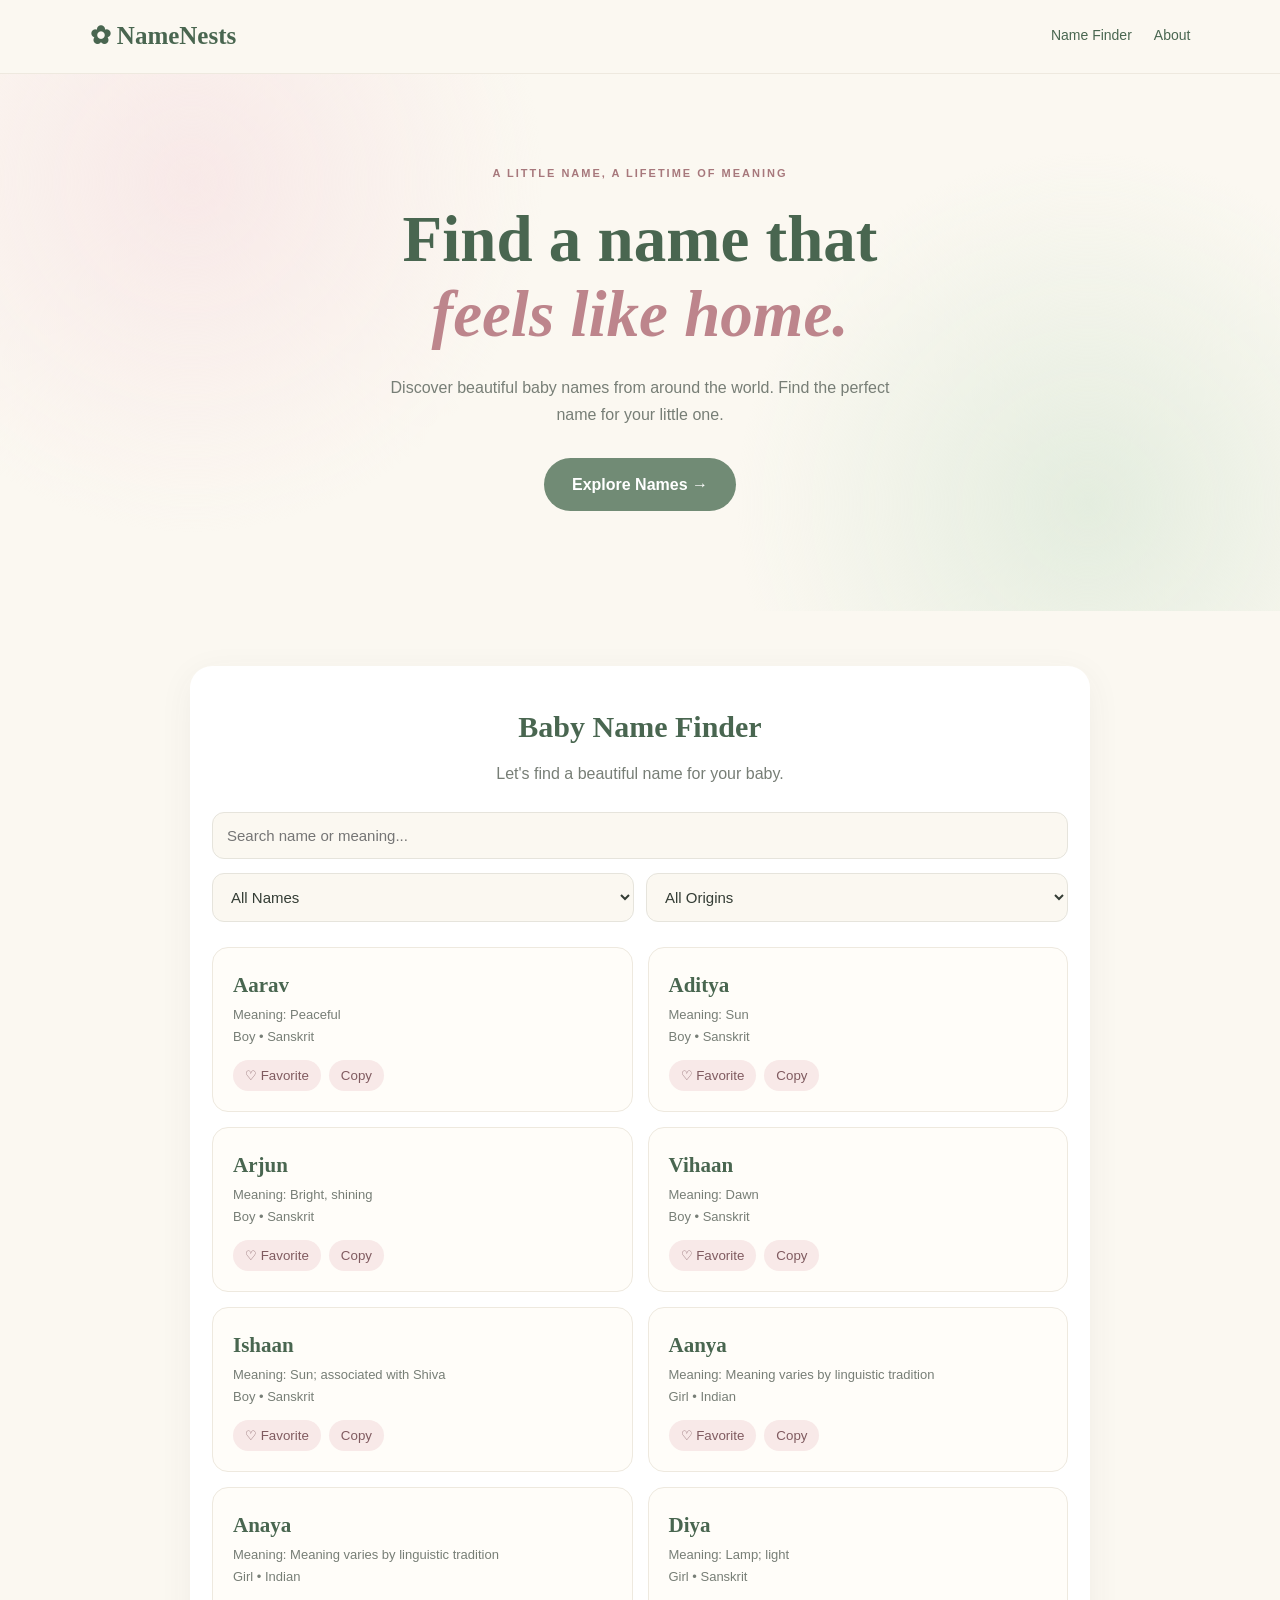
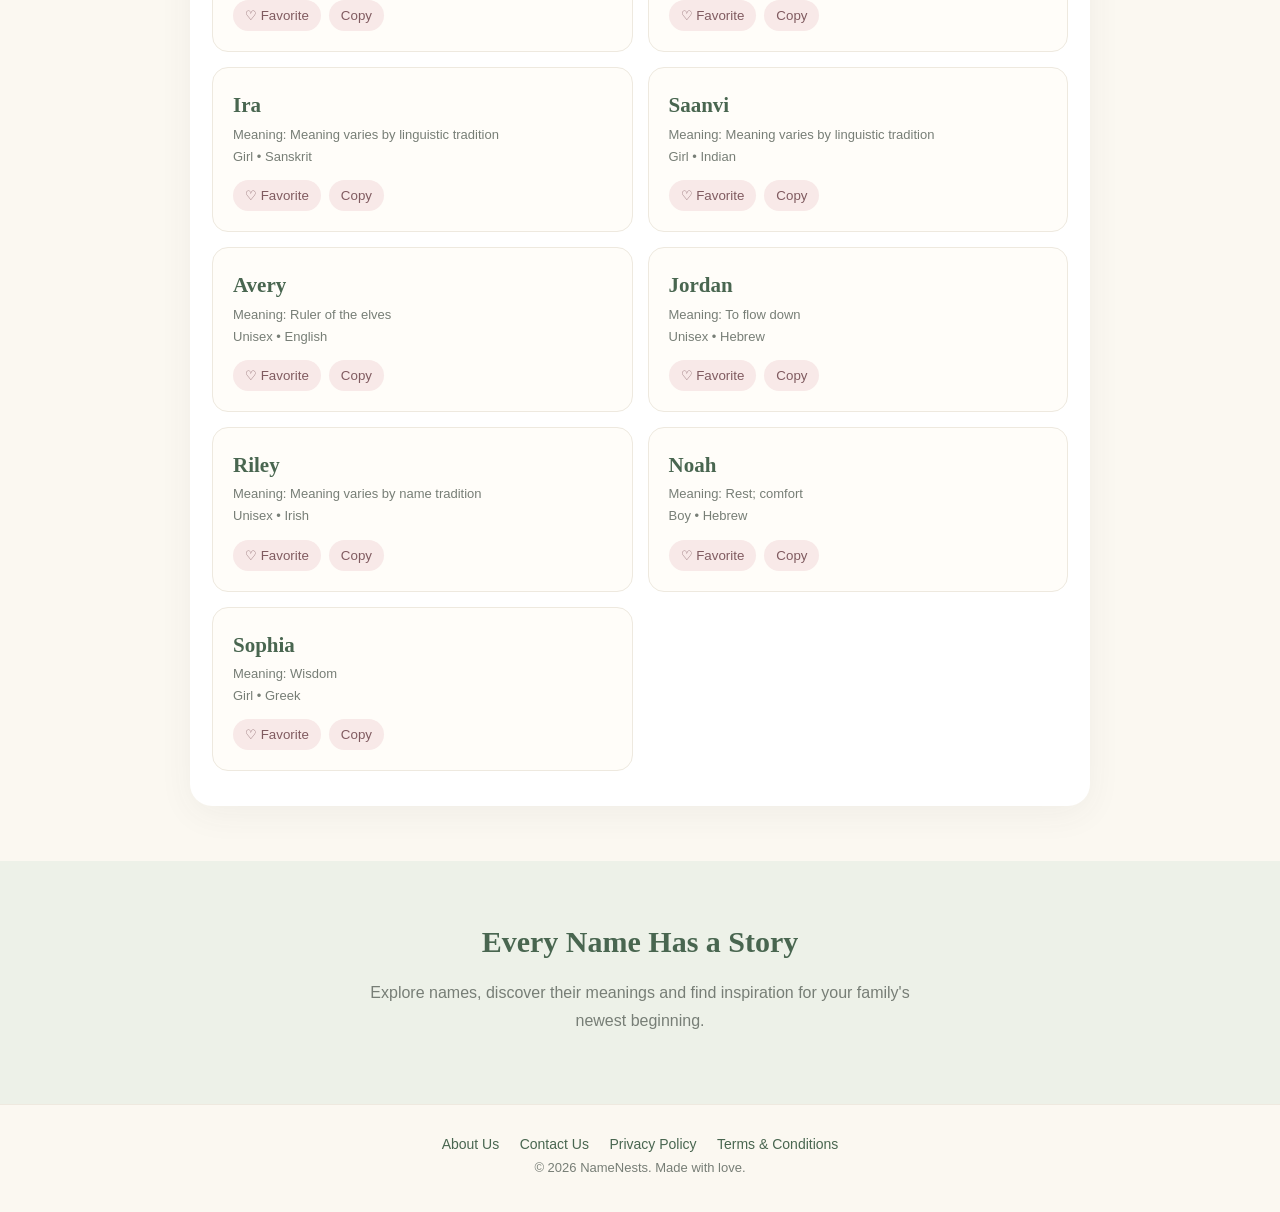
<file: index.html>
<!DOCTYPE html>
<html lang="en">
<head>
  <meta charset="UTF-8">
  <meta name="viewport" content="width=device-width, initial-scale=1.0">
  <meta name="description" content="Discover beautiful baby names, meanings and origins from around the world with NameNests.">
  <title>NameNests – Find a Name That Feels Like Home</title>
  <link rel="stylesheet" href="styles.css">
</head>
<body>
  <header class="header">
    <a href="index.html" class="logo">✿ NameNests</a>
    <nav>
      <a href="#generator">Name Finder</a>
      <a href="about.html">About</a>
    </nav>
  </header>

  <main>
    <section class="hero">
      <p class="eyebrow">A LITTLE NAME, A LIFETIME OF MEANING</p>
      <h1>Find a name that<br><span>feels like home.</span></h1>
      <p class="intro">
        Discover beautiful baby names from around the world.
        Find the perfect name for your little one.
      </p>
      <a class="main-button" href="#generator">Explore Names →</a>
    </section>

    <section id="generator" class="generator">
      <h2>Baby Name Finder</h2>
      <p>Let's find a beautiful name for your baby.</p>

      <input type="search" id="searchInput"
        placeholder="Search name or meaning...">

      <div class="filters">
        <select id="genderFilter">
          <option value="All">All Names</option>
          <option value="Boy">Boy</option>
          <option value="Girl">Girl</option>
          <option value="Unisex">Unisex</option>
        </select>

        <select id="originFilter">
          <option value="All">All Origins</option>
        </select>
      </div>

      <div id="nameGrid" class="name-grid">
        <p>Our baby name collection is coming soon!</p>
      </div>
    </section>

    <section id="about" class="about">
      <h2>Every Name Has a Story</h2>
      <p>
        Explore names, discover their meanings and find
        inspiration for your family's newest beginning.
      </p>
    </section>
  </main>

<footer>
  <div class="footer-links">
    <a href="about.html">About Us</a>
    <a href="contact.html">Contact Us</a>
    <a href="privacy.html">Privacy Policy</a>
    <a href="terms.html">Terms & Conditions</a>
  </div>
  <p>© 2026 NameNests. Made with love.</p>
</footer>

<script src="app.js"></script>
</body>
</html>
</file>
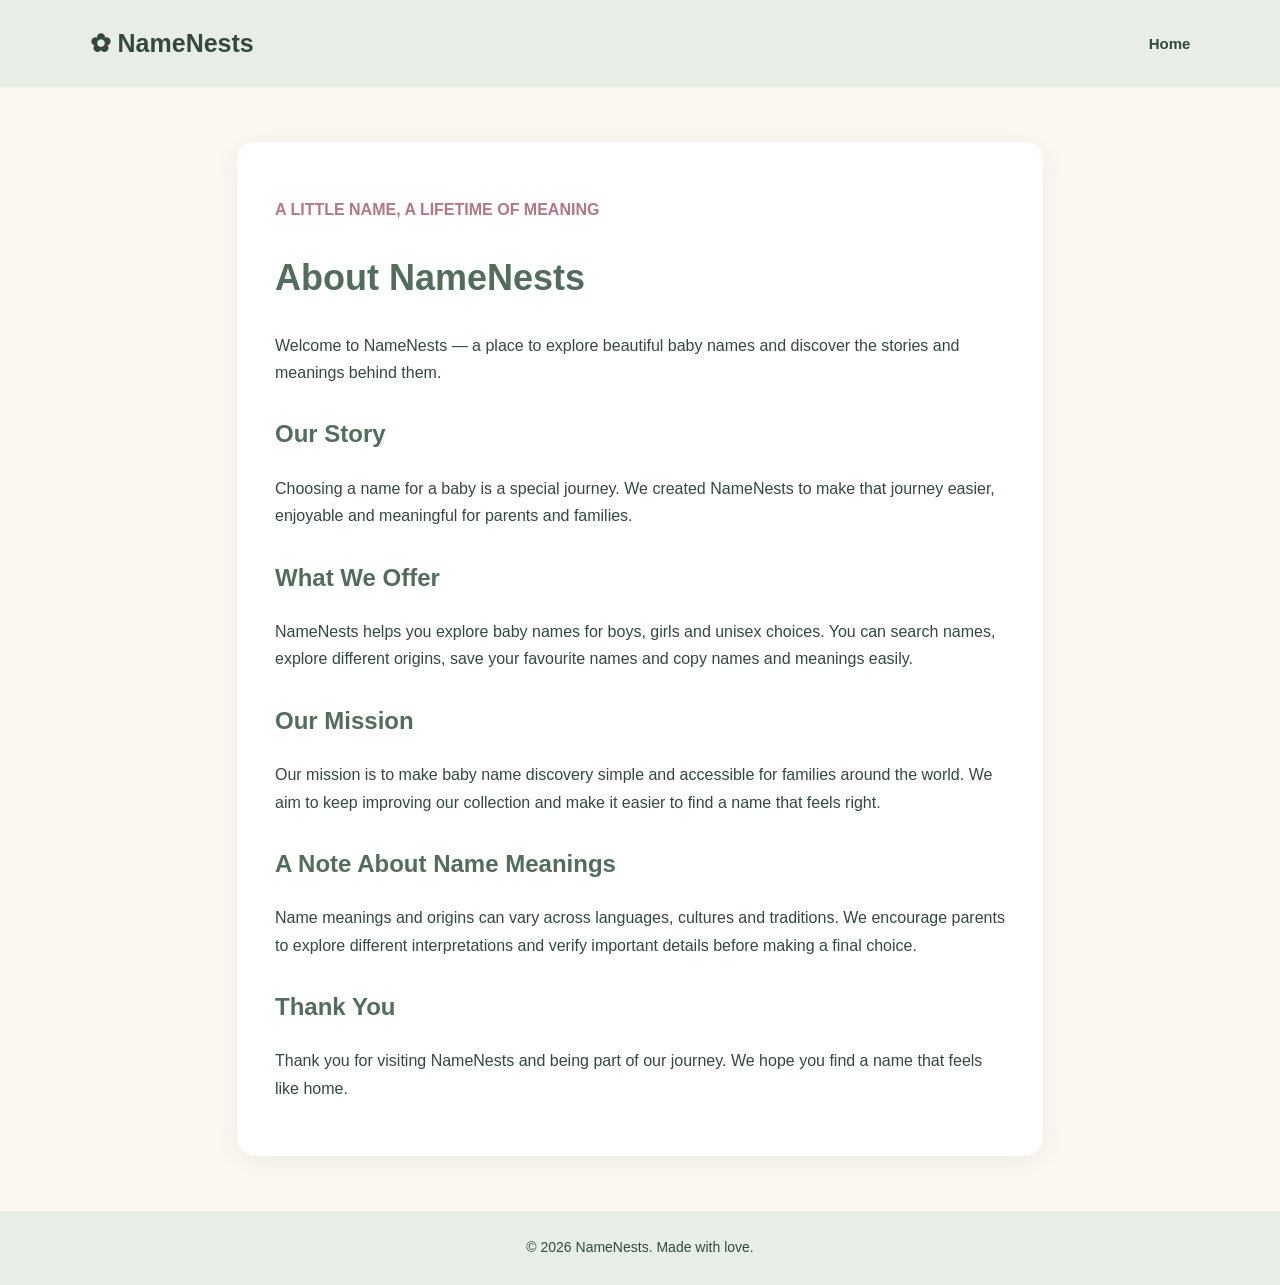
<file: about.html>
<!DOCTYPE html>
<html lang="en">
<head>
  <meta charset="UTF-8">
  <meta name="viewport" content="width=device-width, initial-scale=1.0">
  <meta name="description" content="Learn about NameNests, a simple and thoughtful baby name discovery website for parents around the world.">
  <title>About Us | NameNests</title>
  <style>
    * { box-sizing: border-box; }
    body {
      margin: 0;
      font-family: Arial, sans-serif;
      background: #fbf8f1;
      color: #35483e;
      line-height: 1.7;
    }
    header {
      padding: 22px 7%;
      background: #e8eee5;
      display: flex;
      justify-content: space-between;
      align-items: center;
    }
    header a {
      color: #35483e;
      text-decoration: none;
      font-weight: bold;
    }
    .brand { font-size: 25px; }
    .home { font-size: 15px; }
    main {
      max-width: 850px;
      margin: 55px auto;
      padding: 0 22px;
    }
    .content {
      background: white;
      padding: 38px;
      border-radius: 18px;
      box-shadow: 0 5px 25px #35483e12;
    }
    h1 { color: #526d5b; font-size: 36px; }
    h2 { color: #526d5b; margin-top: 28px; }
    .tagline { color: #b47783; font-weight: bold; }
    footer {
      text-align: center;
      padding: 25px;
      background: #e8eee5;
      font-size: 14px;
    }
    @media(max-width:600px) {
      .content { padding: 24px; }
      h1 { font-size: 29px; }
    }
  </style>
</head>
<body>
  <header>
    <a class="brand" href="index.html">✿ NameNests</a>
    <a class="home" href="index.html">Home</a>
  </header>

  <main>
    <div class="content">
      <p class="tagline">A LITTLE NAME, A LIFETIME OF MEANING</p>
      <h1>About NameNests</h1>

      <p>
        Welcome to NameNests — a place to explore beautiful
        baby names and discover the stories and meanings
        behind them.
      </p>

      <h2>Our Story</h2>
      <p>
        Choosing a name for a baby is a special journey.
        We created NameNests to make that journey easier,
        enjoyable and meaningful for parents and families.
      </p>

      <h2>What We Offer</h2>
      <p>
        NameNests helps you explore baby names for boys,
        girls and unisex choices. You can search names,
        explore different origins, save your favourite names
        and copy names and meanings easily.
      </p>

      <h2>Our Mission</h2>
      <p>
        Our mission is to make baby name discovery simple
        and accessible for families around the world.
        We aim to keep improving our collection and
        make it easier to find a name that feels right.
      </p>

      <h2>A Note About Name Meanings</h2>
      <p>
        Name meanings and origins can vary across languages,
        cultures and traditions. We encourage parents to
        explore different interpretations and verify
        important details before making a final choice.
      </p>

      <h2>Thank You</h2>
      <p>
        Thank you for visiting NameNests and being part
        of our journey. We hope you find a name that
        feels like home.
      </p>
    </div>
  </main>

  <footer>
    © 2026 NameNests. Made with love.
  </footer>
</body>
</html>
</file>
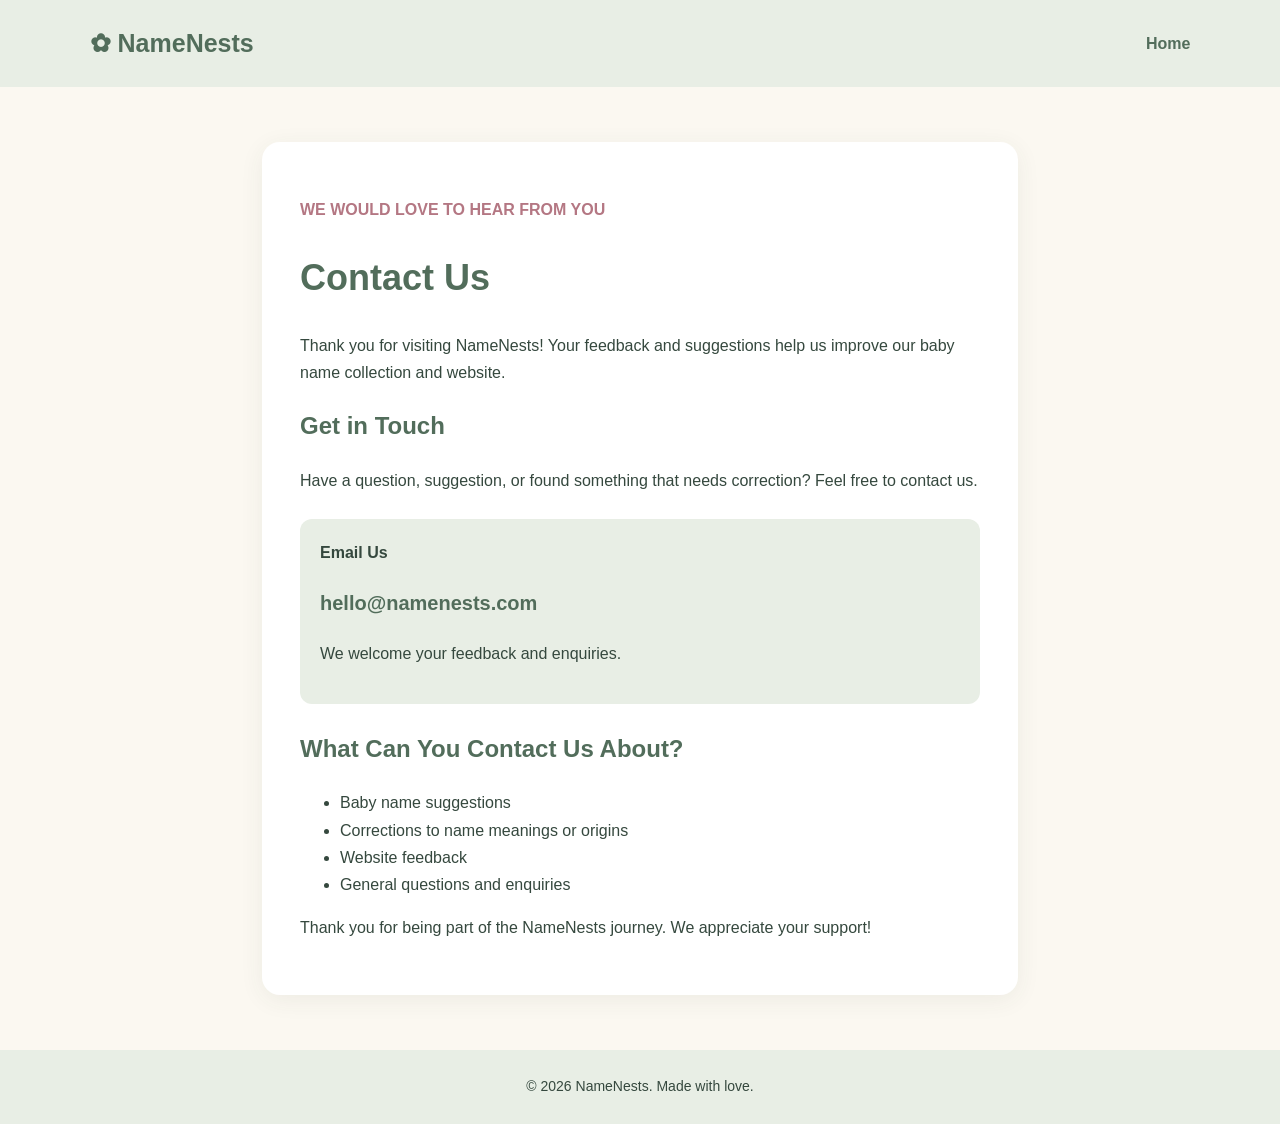
<file: contact.html>
<!DOCTYPE html>
<html lang="en">
<head>
  <meta charset="UTF-8">
  <meta name="viewport" content="width=device-width, initial-scale=1.0">
  <meta name="description" content="Contact NameNests for questions, feedback, suggestions or corrections about baby names.">
  <title>Contact Us | NameNests</title>
  <style>
    * { box-sizing: border-box; }
    body {
      margin: 0;
      font-family: Arial, sans-serif;
      background: #fbf8f1;
      color: #35483e;
      line-height: 1.7;
    }
    header {
      padding: 22px 7%;
      background: #e8eee5;
      display: flex;
      justify-content: space-between;
      align-items: center;
    }
    a { color: #526d5b; }
    .brand {
      font-size: 25px;
      font-weight: bold;
      text-decoration: none;
    }
    .home {
      text-decoration: none;
      font-weight: bold;
    }
    main {
      max-width: 800px;
      margin: 55px auto;
      padding: 0 22px;
    }
    .content {
      background: white;
      padding: 38px;
      border-radius: 18px;
      box-shadow: 0 5px 25px #35483e12;
    }
    h1, h2 { color: #526d5b; }
    h1 { font-size: 36px; }
    .tagline {
      color: #b47783;
      font-weight: bold;
    }
    .email-box {
      background: #e8eee5;
      padding: 20px;
      border-radius: 12px;
      margin: 25px 0;
    }
    .email {
      font-size: 20px;
      font-weight: bold;
      word-break: break-word;
    }
    .email a {
      text-decoration: none;
    }
    footer {
      text-align: center;
      padding: 25px;
      background: #e8eee5;
      font-size: 14px;
    }
    @media(max-width:600px) {
      .content { padding: 24px; }
      h1 { font-size: 29px; }
    }
  </style>
</head>
<body>

  <header>
    <a class="brand" href="index.html">✿ NameNests</a>
    <a class="home" href="index.html">Home</a>
  </header>

  <main>
    <div class="content">
      <p class="tagline">WE WOULD LOVE TO HEAR FROM YOU</p>
      <h1>Contact Us</h1>

      <p>
        Thank you for visiting NameNests!
        Your feedback and suggestions help us improve
        our baby name collection and website.
      </p>

      <h2>Get in Touch</h2>
      <p>
        Have a question, suggestion, or found something
        that needs correction? Feel free to contact us.
      </p>

      <div class="email-box">
        <strong>Email Us</strong>
        <p class="email">
          <a href="mailto:hello@namenests.com">
            hello@namenests.com
          </a>
        </p>
        <p>We welcome your feedback and enquiries.</p>
      </div>

      <h2>What Can You Contact Us About?</h2>
      <ul>
        <li>Baby name suggestions</li>
        <li>Corrections to name meanings or origins</li>
        <li>Website feedback</li>
        <li>General questions and enquiries</li>
      </ul>

      <p>
        Thank you for being part of the NameNests journey.
        We appreciate your support!
      </p>
    </div>
  </main>

  <footer>
    © 2026 NameNests. Made with love.
  </footer>

</body>
</html>
</file>
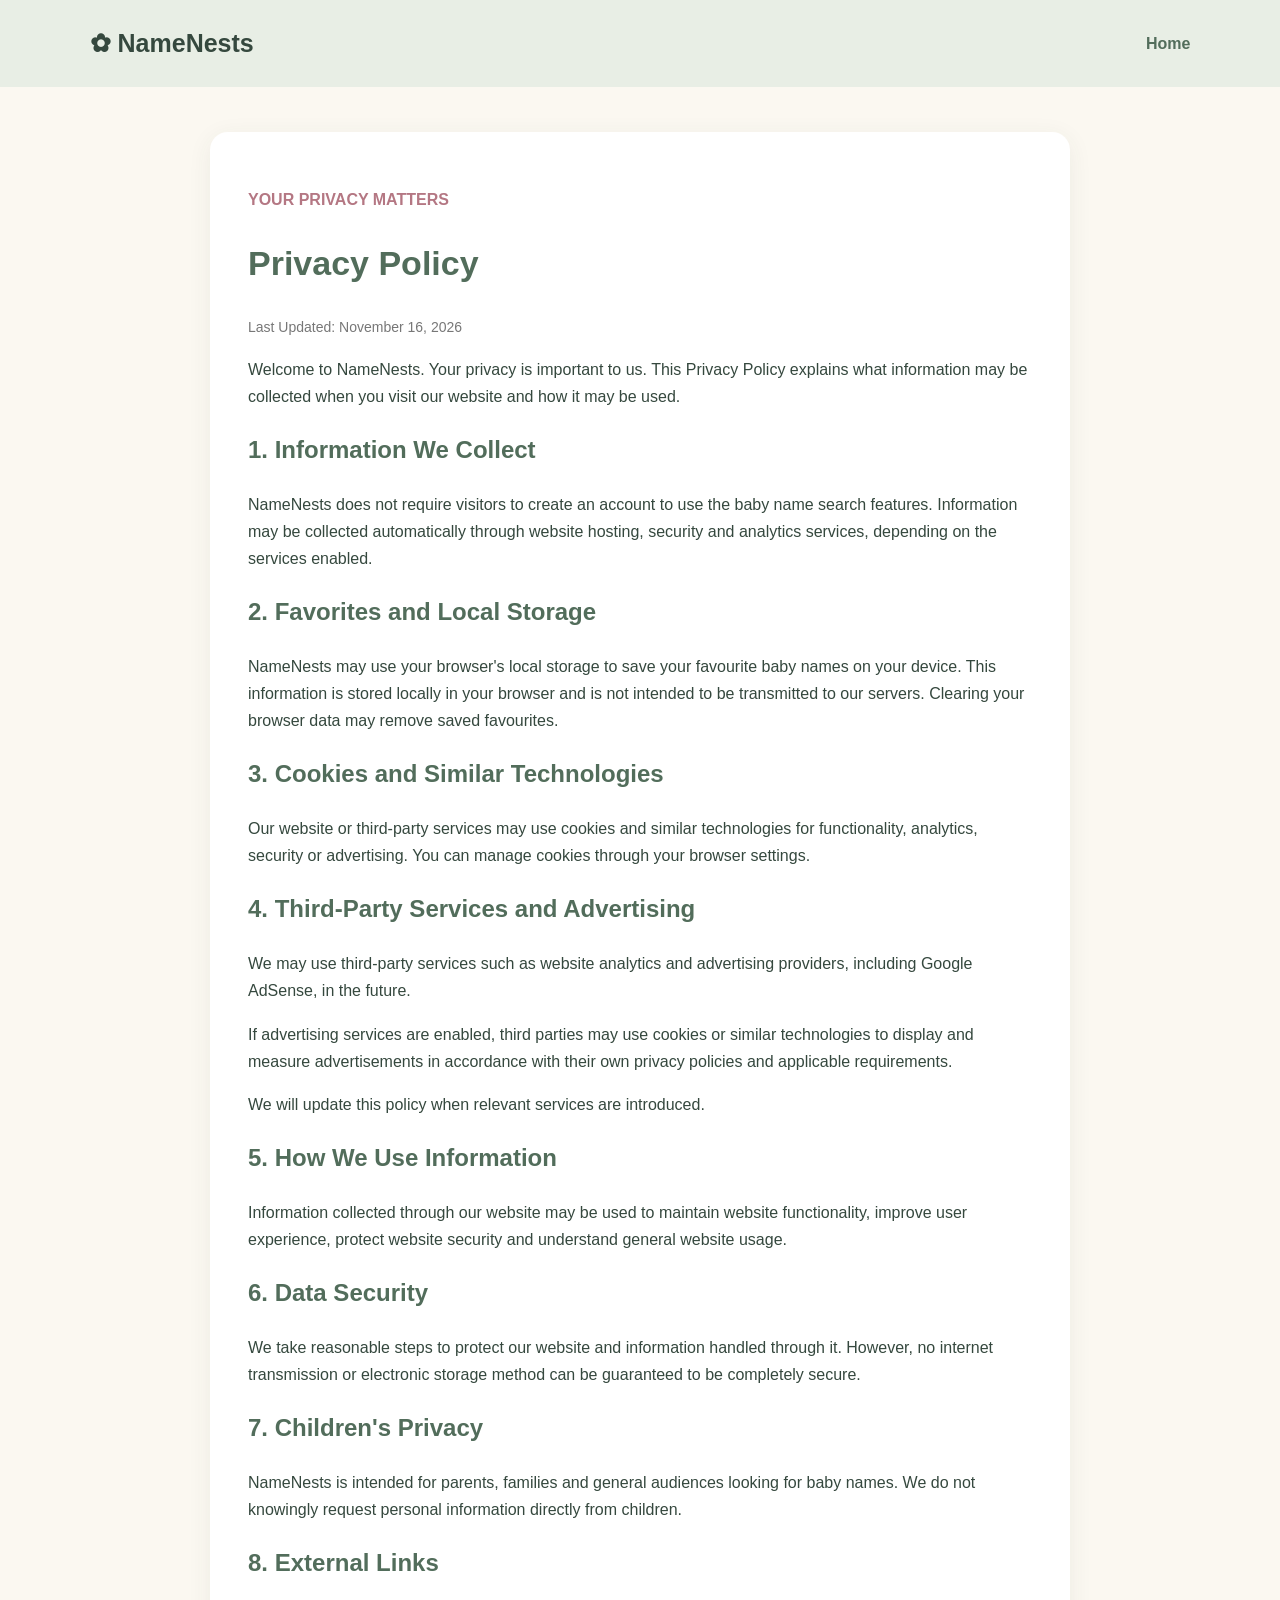
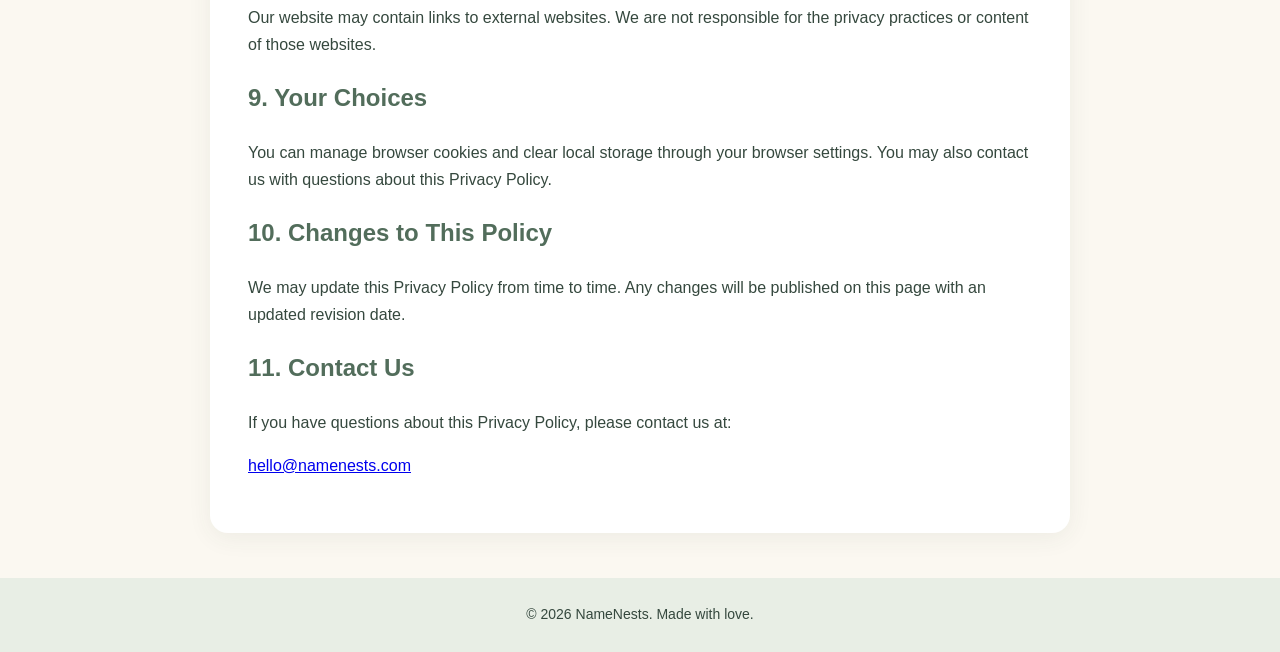
<file: privacy.html>
<!DOCTYPE html>
<html lang="en">
<head>
  <meta charset="UTF-8">
  <meta name="viewport" content="width=device-width, initial-scale=1.0">
  <meta name="description" content="Read the NameNests Privacy Policy to understand how we handle information and protect your privacy.">
  <title>Privacy Policy | NameNests</title>
  <style>
    * { box-sizing: border-box; }
    body {
      margin: 0;
      font-family: Arial, sans-serif;
      background: #fbf8f1;
      color: #35483e;
      line-height: 1.7;
    }
    header {
      padding: 22px 7%;
      background: #e8eee5;
      display: flex;
      justify-content: space-between;
      align-items: center;
    }
    .brand {
      font-size: 25px;
      font-weight: bold;
      color: #35483e;
      text-decoration: none;
    }
    header a:last-child {
      color: #526d5b;
      text-decoration: none;
      font-weight: bold;
    }
    main {
      max-width: 900px;
      margin: 45px auto;
      padding: 0 20px;
    }
    .content {
      background: white;
      padding: 38px;
      border-radius: 18px;
      box-shadow: 0 5px 25px #35483e12;
    }
    h1, h2 { color: #526d5b; }
    h1 { font-size: 34px; }
    .tagline {
      color: #b47783;
      font-weight: bold;
    }
    .updated {
      color: #777;
      font-size: 14px;
    }
    footer {
      text-align: center;
      padding: 25px;
      background: #e8eee5;
      font-size: 14px;
    }
    @media(max-width:600px) {
      .content { padding: 23px; }
      h1 { font-size: 28px; }
    }
  </style>
</head>
<body>

<header>
  <a class="brand" href="index.html">✿ NameNests</a>
  <a href="index.html">Home</a>
</header>

<main>
  <div class="content">
    <p class="tagline">YOUR PRIVACY MATTERS</p>
    <h1>Privacy Policy</h1>
    <p class="updated">Last Updated: November 16, 2026</p>

    <p>
      Welcome to NameNests. Your privacy is important to us.
      This Privacy Policy explains what information may be
      collected when you visit our website and how it may be used.
    </p>

    <h2>1. Information We Collect</h2>
    <p>
      NameNests does not require visitors to create an account
      to use the baby name search features.
      Information may be collected automatically through
      website hosting, security and analytics services,
      depending on the services enabled.
    </p>

    <h2>2. Favorites and Local Storage</h2>
    <p>
      NameNests may use your browser's local storage to save
      your favourite baby names on your device.
      This information is stored locally in your browser
      and is not intended to be transmitted to our servers.
      Clearing your browser data may remove saved favourites.
    </p>

    <h2>3. Cookies and Similar Technologies</h2>
    <p>
      Our website or third-party services may use cookies
      and similar technologies for functionality, analytics,
      security or advertising.
      You can manage cookies through your browser settings.
    </p>

    <h2>4. Third-Party Services and Advertising</h2>
    <p>
      We may use third-party services such as website analytics
      and advertising providers, including Google AdSense,
      in the future.
    </p>
    <p>
      If advertising services are enabled, third parties may
      use cookies or similar technologies to display and
      measure advertisements in accordance with their own
      privacy policies and applicable requirements.
    </p>
    <p>
      We will update this policy when relevant services
      are introduced.
    </p>

    <h2>5. How We Use Information</h2>
    <p>
      Information collected through our website may be used
      to maintain website functionality, improve user experience,
      protect website security and understand general website usage.
    </p>

    <h2>6. Data Security</h2>
    <p>
      We take reasonable steps to protect our website and
      information handled through it. However, no internet
      transmission or electronic storage method can be
      guaranteed to be completely secure.
    </p>

    <h2>7. Children's Privacy</h2>
    <p>
      NameNests is intended for parents, families and general
      audiences looking for baby names. We do not knowingly
      request personal information directly from children.
    </p>

    <h2>8. External Links</h2>
    <p>
      Our website may contain links to external websites.
      We are not responsible for the privacy practices
      or content of those websites.
    </p>

    <h2>9. Your Choices</h2>
    <p>
      You can manage browser cookies and clear local storage
      through your browser settings. You may also contact us
      with questions about this Privacy Policy.
    </p>

    <h2>10. Changes to This Policy</h2>
    <p>
      We may update this Privacy Policy from time to time.
      Any changes will be published on this page with
      an updated revision date.
    </p>

    <h2>11. Contact Us</h2>
    <p>
      If you have questions about this Privacy Policy,
      please contact us at:
    </p>
    <p>
      <a href="mailto:hello@namenests.com">
        hello@namenests.com
      </a>
    </p>
  </div>
</main>

<footer>
  © 2026 NameNests. Made with love.
</footer>

</body>
</html>
</file>
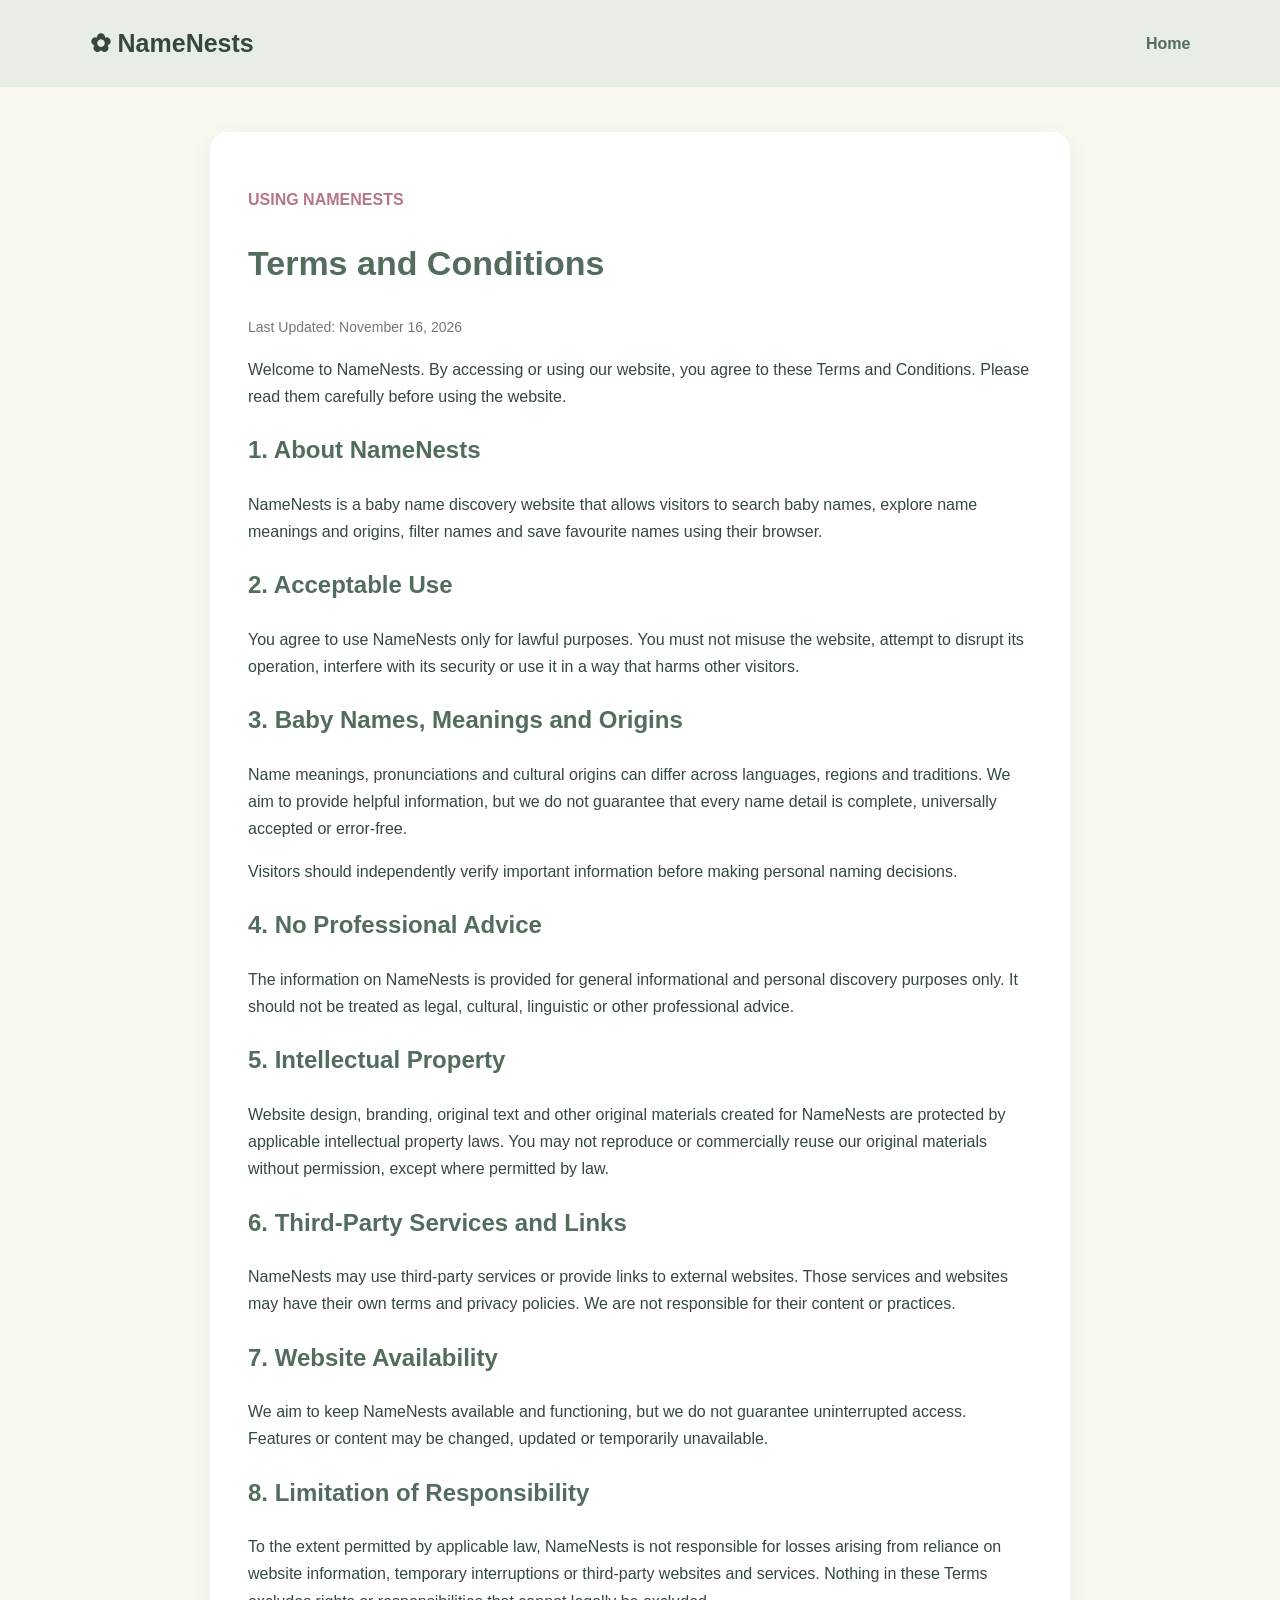
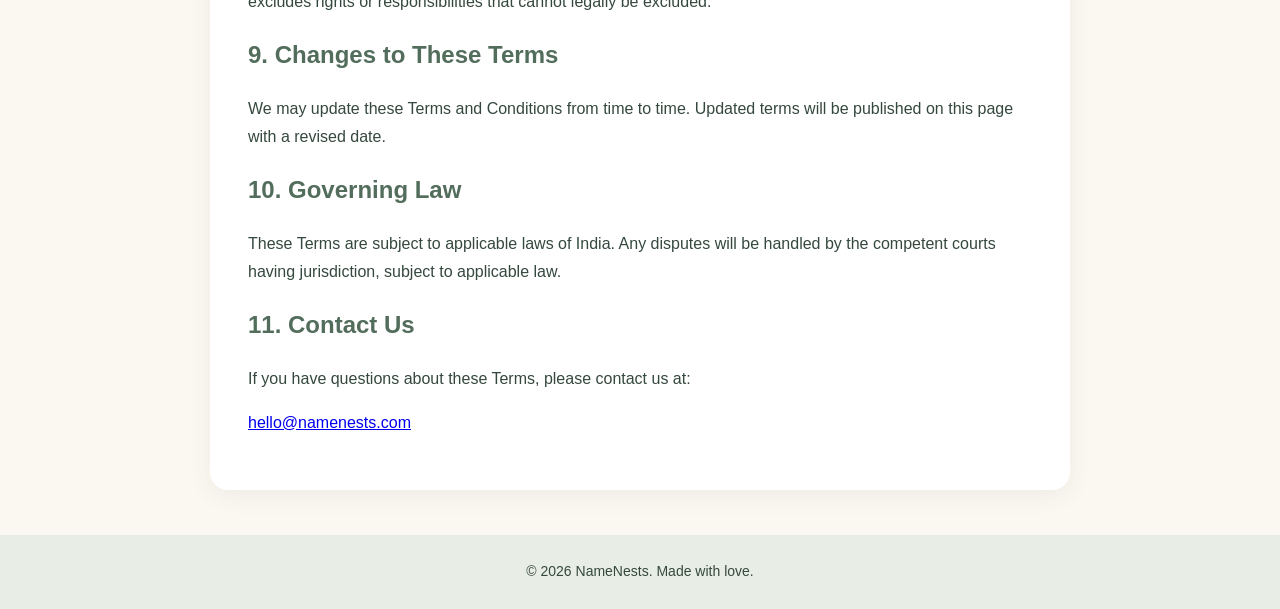
<file: terms.html>
<!DOCTYPE html>
<html lang="en">
<head>
  <meta charset="UTF-8">
  <meta name="viewport" content="width=device-width, initial-scale=1.0">
  <meta name="description" content="Read the Terms and Conditions for using NameNests baby name discovery website.">
  <title>Terms and Conditions | NameNests</title>
  <style>
    * { box-sizing: border-box; }
    body {
      margin: 0;
      font-family: Arial, sans-serif;
      background: #fbf8f1;
      color: #35483e;
      line-height: 1.7;
    }
    header {
      padding: 22px 7%;
      background: #e8eee5;
      display: flex;
      justify-content: space-between;
      align-items: center;
    }
    .brand {
      font-size: 25px;
      font-weight: bold;
      color: #35483e;
      text-decoration: none;
    }
    header a:last-child {
      color: #526d5b;
      text-decoration: none;
      font-weight: bold;
    }
    main {
      max-width: 900px;
      margin: 45px auto;
      padding: 0 20px;
    }
    .content {
      background: white;
      padding: 38px;
      border-radius: 18px;
      box-shadow: 0 5px 25px #35483e12;
    }
    h1, h2 { color: #526d5b; }
    h1 { font-size: 34px; }
    .tagline {
      color: #b47783;
      font-weight: bold;
    }
    .updated {
      color: #777;
      font-size: 14px;
    }
    footer {
      text-align: center;
      padding: 25px;
      background: #e8eee5;
      font-size: 14px;
    }
    @media(max-width:600px) {
      .content { padding: 23px; }
      h1 { font-size: 28px; }
    }
  </style>
</head>
<body>

<header>
  <a class="brand" href="index.html">✿ NameNests</a>
  <a href="index.html">Home</a>
</header>

<main>
  <div class="content">
    <p class="tagline">USING NAMENESTS</p>
    <h1>Terms and Conditions</h1>
    <p class="updated">Last Updated: November 16, 2026</p>

    <p>
      Welcome to NameNests. By accessing or using our website,
      you agree to these Terms and Conditions.
      Please read them carefully before using the website.
    </p>

    <h2>1. About NameNests</h2>
    <p>
      NameNests is a baby name discovery website that allows
      visitors to search baby names, explore name meanings
      and origins, filter names and save favourite names
      using their browser.
    </p>

    <h2>2. Acceptable Use</h2>
    <p>
      You agree to use NameNests only for lawful purposes.
      You must not misuse the website, attempt to disrupt
      its operation, interfere with its security or
      use it in a way that harms other visitors.
    </p>

    <h2>3. Baby Names, Meanings and Origins</h2>
    <p>
      Name meanings, pronunciations and cultural origins
      can differ across languages, regions and traditions.
      We aim to provide helpful information, but we do not
      guarantee that every name detail is complete,
      universally accepted or error-free.
    </p>
    <p>
      Visitors should independently verify important
      information before making personal naming decisions.
    </p>

    <h2>4. No Professional Advice</h2>
    <p>
      The information on NameNests is provided for general
      informational and personal discovery purposes only.
      It should not be treated as legal, cultural,
      linguistic or other professional advice.
    </p>

    <h2>5. Intellectual Property</h2>
    <p>
      Website design, branding, original text and other
      original materials created for NameNests are
      protected by applicable intellectual property laws.
      You may not reproduce or commercially reuse our
      original materials without permission, except
      where permitted by law.
    </p>

    <h2>6. Third-Party Services and Links</h2>
    <p>
      NameNests may use third-party services or provide
      links to external websites. Those services and
      websites may have their own terms and privacy policies.
      We are not responsible for their content or practices.
    </p>

    <h2>7. Website Availability</h2>
    <p>
      We aim to keep NameNests available and functioning,
      but we do not guarantee uninterrupted access.
      Features or content may be changed, updated or
      temporarily unavailable.
    </p>

    <h2>8. Limitation of Responsibility</h2>
    <p>
      To the extent permitted by applicable law,
      NameNests is not responsible for losses arising
      from reliance on website information, temporary
      interruptions or third-party websites and services.
      Nothing in these Terms excludes rights or
      responsibilities that cannot legally be excluded.
    </p>

    <h2>9. Changes to These Terms</h2>
    <p>
      We may update these Terms and Conditions from time
      to time. Updated terms will be published on this page
      with a revised date.
    </p>

    <h2>10. Governing Law</h2>
    <p>
      These Terms are subject to applicable laws of India.
      Any disputes will be handled by the competent courts
      having jurisdiction, subject to applicable law.
    </p>

    <h2>11. Contact Us</h2>
    <p>
      If you have questions about these Terms,
      please contact us at:
    </p>
    <p>
      <a href="mailto:hello@namenests.com">
        hello@namenests.com
      </a>
    </p>
  </div>
</main>

<footer>
  © 2026 NameNests. Made with love.
</footer>

</body>
</html>
</file>
<file: styles.css>
/* NameNests - Premium Pastel Design */

:root {
  --cream: #fbf8f1;
  --sage: #718b75;
  --sage-dark: #496650;
  --pink: #e9c5c7;
  --pink-light: #f8e9e8;
  --text: #343d35;
  --muted: #777e76;
  --white: #ffffff;
}

* {
  margin: 0;
  padding: 0;
  box-sizing: border-box;
}

html {
  scroll-behavior: smooth;
}

body {
  font-family: Arial, sans-serif;
  background: var(--cream);
  color: var(--text);
  line-height: 1.7;
}

.header {
  min-height: 72px;
  padding: 15px 7%;
  display: flex;
  justify-content: space-between;
  align-items: center;
  background: var(--cream);
  border-bottom: 1px solid #eee9df;
}

.logo {
  font-family: Georgia, serif;
  font-size: 25px;
  font-weight: bold;
  color: var(--sage-dark);
  text-decoration: none;
}

nav {
  display: flex;
  gap: 22px;
}

nav a,
footer a {
  color: var(--sage-dark);
  text-decoration: none;
  font-size: 14px;
}

nav a:hover,
footer a:hover {
  color: #bd858c;
}

.hero {
  text-align: center;
  padding: 90px 20px 100px;
  background:
    radial-gradient(circle at 15% 20%, #f8e9e8 0, transparent 30%),
    radial-gradient(circle at 85% 80%, #e4eddf 0, transparent 30%),
    var(--cream);
}

.eyebrow {
  color: #a7787c;
  font-size: 11px;
  font-weight: bold;
  letter-spacing: 2px;
  margin-bottom: 20px;
}

.hero h1 {
  font-family: Georgia, serif;
  font-size: clamp(38px, 8vw, 65px);
  line-height: 1.15;
  color: var(--sage-dark);
  margin-bottom: 22px;
}

.hero h1 span {
  color: #bd858c;
  font-style: italic;
}

.intro {
  max-width: 520px;
  margin: 0 auto 30px;
  color: var(--muted);
  font-size: 16px;
}

.main-button {
  display: inline-block;
  padding: 13px 28px;
  background: var(--sage);
  color: white;
  text-decoration: none;
  border-radius: 30px;
  font-weight: bold;
  transition: 0.2s;
}

.main-button:hover {
  background: var(--sage-dark);
  transform: translateY(-2px);
}

.generator {
  max-width: 900px;
  margin: 55px auto;
  padding: 35px 22px;
  text-align: center;
  background: var(--white);
  border-radius: 22px;
  box-shadow: 0 8px 35px rgba(65, 75, 60, 0.06);
}

.generator h2,
.about h2 {
  font-family: Georgia, serif;
  color: var(--sage-dark);
  font-size: 30px;
  margin-bottom: 8px;
}

.generator > p {
  color: var(--muted);
  margin-bottom: 25px;
}

input,
select {
  width: 100%;
  padding: 14px;
  border: 1px solid #e6e4dc;
  border-radius: 12px;
  background: var(--cream);
  color: var(--text);
  font-size: 15px;
  outline: none;
}

input:focus,
select:focus {
  border-color: var(--sage);
}

.filters {
  display: grid;
  grid-template-columns: 1fr 1fr;
  gap: 12px;
  margin-top: 14px;
}

.name-grid {
  margin-top: 25px;
  display: grid;
  grid-template-columns: repeat(2, 1fr);
  gap: 15px;
}

.name-card {
  padding: 20px;
  border: 1px solid #eee9df;
  border-radius: 16px;
  background: #fffdf9;
  text-align: left;
}

.name-card h3 {
  font-family: Georgia, serif;
  font-size: 21px;
  color: var(--sage-dark);
}

.name-card p {
  font-size: 13px;
  color: var(--muted);
}

.name-actions {
  display: flex;
  gap: 8px;
  margin-top: 12px;
}

.name-actions button {
  border: 0;
  background: var(--pink-light);
  color: #805b60;
  padding: 8px 12px;
  border-radius: 20px;
  cursor: pointer;
}

.about {
  text-align: center;
  padding: 55px 20px 70px;
  background: #edf1e8;
}

.about p {
  max-width: 550px;
  margin: 12px auto 0;
  color: var(--muted);
}

footer {
  padding: 25px 15px;
  text-align: center;
  background: var(--cream);
  border-top: 1px solid #eee9df;
}

footer p {
  color: var(--muted);
  font-size: 13px;
  margin-bottom: 8px;
}

footer a {
  margin: 0 8px;
}

@media (max-width: 600px) {
  .header {
    padding: 12px 5%;
  }

  .logo {
    font-size: 21px;
  }

  nav {
    gap: 12px;
  }

  nav a {
    font-size: 12px;
  }

  .hero {
    padding: 70px 18px;
  }

  .generator {
    margin: 25px 12px;
    padding: 28px 16px;
  }

  .filters,
  .name-grid {
    grid-template-columns: 1fr;
  }

  .generator h2,
  .about h2 {
    font-size: 26px;
  }
}
</file>
